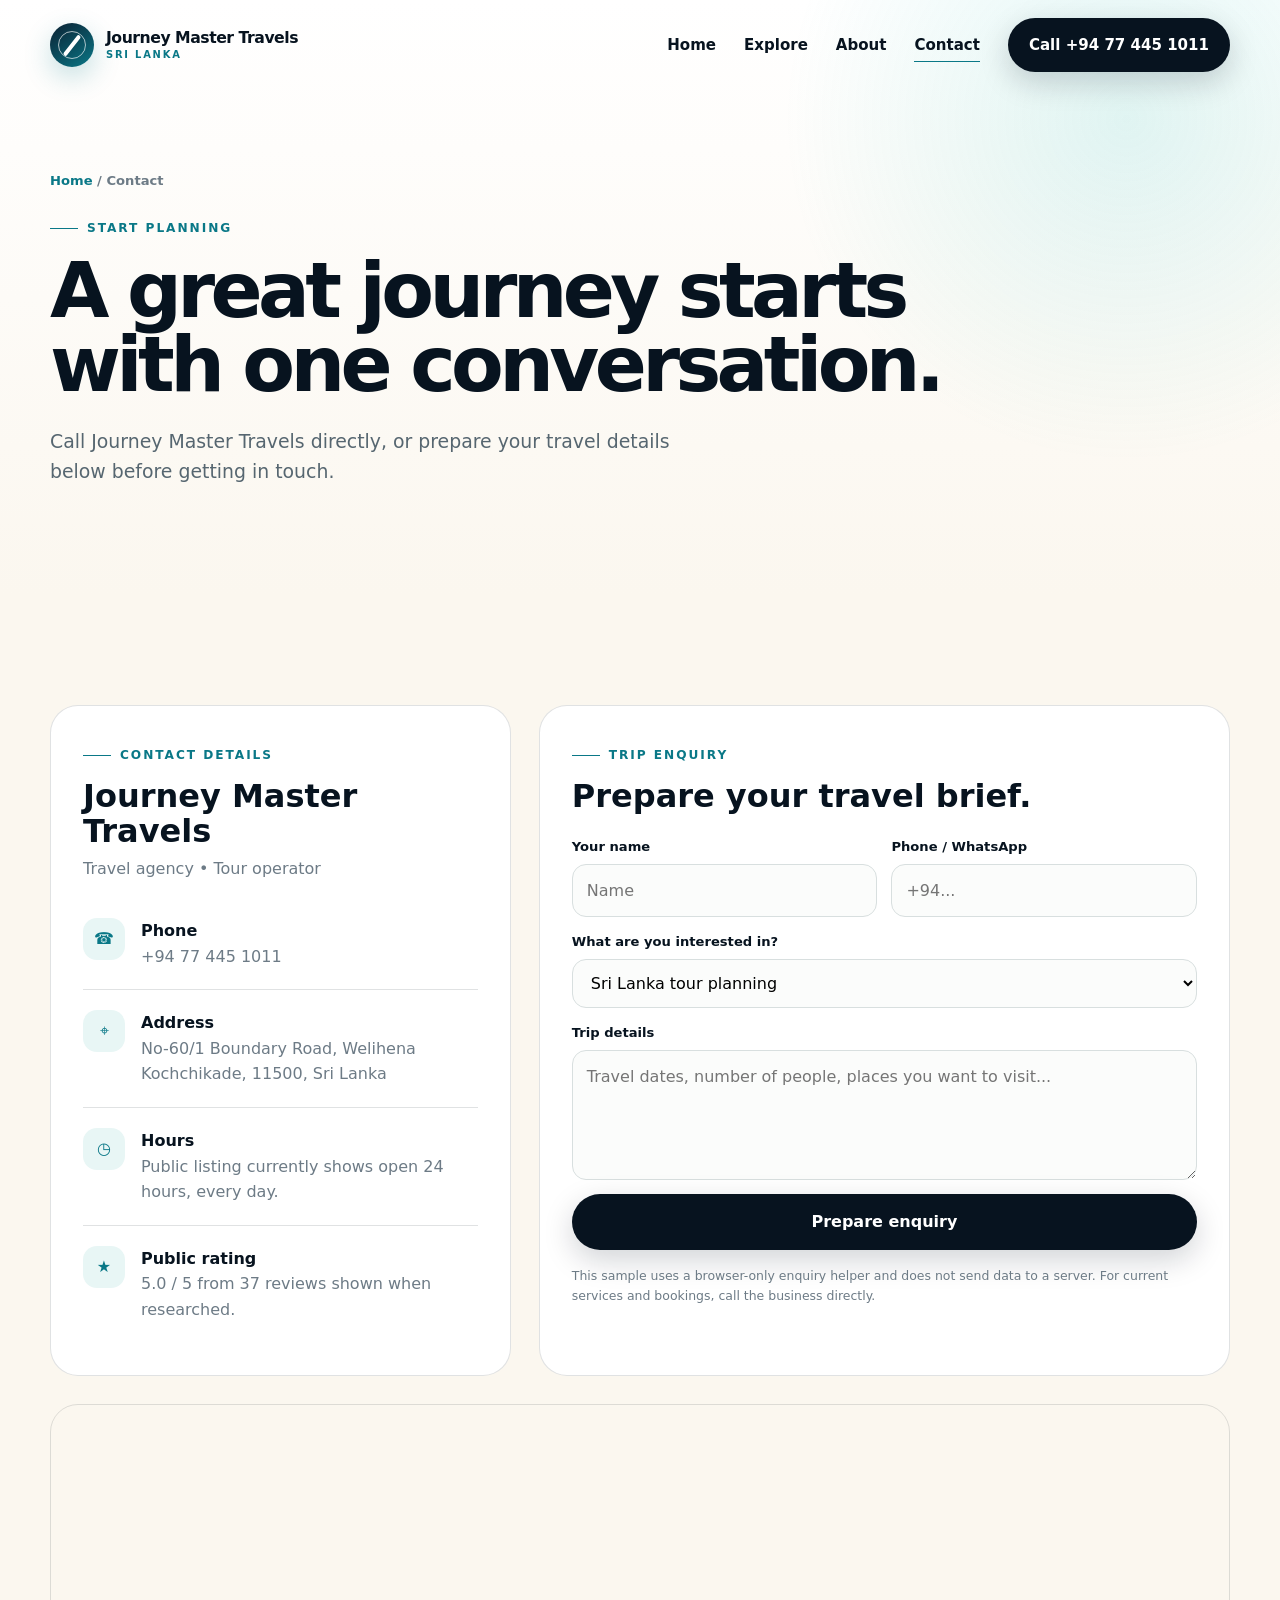
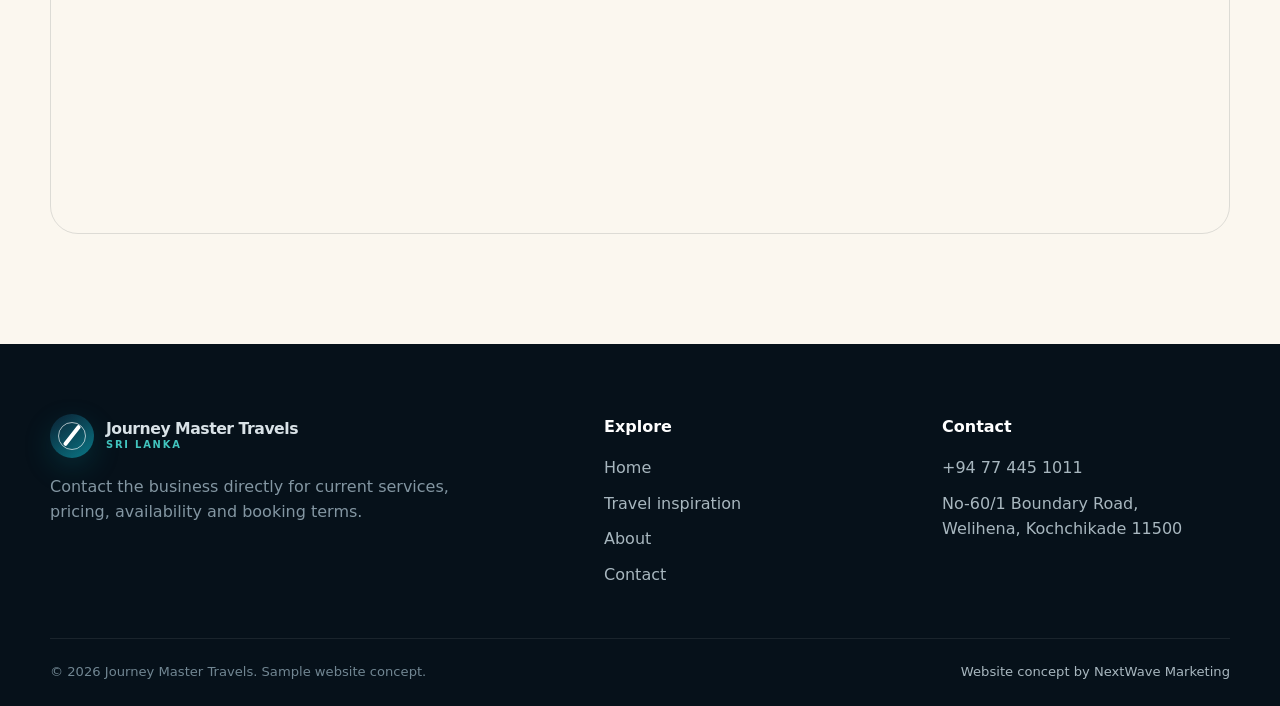
<file: contact.html>
<!doctype html><html lang="en"><head><meta charset="utf-8"><meta name="viewport" content="width=device-width,initial-scale=1"><title>Contact Journey Master Travels | Negombo Area</title><meta name="description" content="Contact Journey Master Travels at No-60/1 Boundary Road, Welihena Kochchikade 11500 or call +94 77 445 1011."><link rel="stylesheet" href="assets/css/style.css"></head><body>
<header class="site-header"><div class="container nav"><a class="brand" href="index.html"><span class="brand-mark"></span><span class="brand-copy"><b>Journey Master Travels</b><span>Sri Lanka</span></span></a><nav class="nav-links"><a href="index.html">Home</a><a href="tours.html">Explore</a><a href="about.html">About</a><a class="active" href="contact.html">Contact</a><a class="btn btn-primary" href="tel:+94774451011">Call +94 77 445 1011</a></nav><button class="menu-btn" aria-label="Menu"><span></span></button></div></header>
<main><section class="page-hero"><div class="container"><div class="crumb"><a href="index.html">Home</a> / Contact</div><div class="eyebrow reveal" style="margin-top:28px">Start planning</div><h1 class="display reveal">A great journey starts with one conversation.</h1><p class="lead reveal">Call Journey Master Travels directly, or prepare your travel details below before getting in touch.</p></div></section>
<section class="section"><div class="container"><div class="contact-grid"><aside class="contact-card reveal"><div class="eyebrow">Contact details</div><h2 style="font-size:2rem;line-height:1.08;margin:14px 0 8px">Journey Master Travels</h2><p style="color:var(--muted);margin-top:0">Travel agency • Tour operator</p><div class="contact-item"><i>☎</i><div><b>Phone</b><a href="tel:+94774451011">+94 77 445 1011</a></div></div><div class="contact-item"><i>⌖</i><div><b>Address</b><span>No-60/1 Boundary Road, Welihena Kochchikade, 11500, Sri Lanka</span></div></div><div class="contact-item"><i>◷</i><div><b>Hours</b><span>Public listing currently shows open 24 hours, every day.</span></div></div><div class="contact-item"><i>★</i><div><b>Public rating</b><span>5.0 / 5 from 37 reviews shown when researched.</span></div></div></aside><section class="form-card reveal"><div class="eyebrow">Trip enquiry</div><h2 style="font-size:2rem;line-height:1.08;margin:14px 0 22px">Prepare your travel brief.</h2><form id="enquiryForm" class="form-grid"><div class="field"><label for="name">Your name</label><input id="name" name="name" required placeholder="Name"></div><div class="field"><label for="phone">Phone / WhatsApp</label><input id="phone" name="phone" required placeholder="+94..."></div><div class="field full"><label for="interest">What are you interested in?</label><select id="interest" name="interest"><option>Sri Lanka tour planning</option><option>Beach & coastal trip</option><option>Hill country</option><option>Cultural route</option><option>General travel enquiry</option></select></div><div class="field full"><label for="message">Trip details</label><textarea id="message" name="message" placeholder="Travel dates, number of people, places you want to visit..."></textarea></div><div class="field full"><button class="btn btn-primary" type="submit">Prepare enquiry</button></div></form><p style="font-size:.78rem;color:var(--muted);margin:16px 0 0">This sample uses a browser-only enquiry helper and does not send data to a server. For current services and bookings, call the business directly.</p></section></div><div class="map-wrap reveal"><iframe loading="lazy" referrerpolicy="no-referrer-when-downgrade" src="https://www.google.com/maps?q=No-60%2F1%20Boundary%20Road%2C%20Welihena%20Kochchikade%2011500%2C%20Sri%20Lanka&output=embed" title="Journey Master Travels location map"></iframe></div></div></section></main>
<footer class="footer"><div class="container"><div class="footer-grid"><div><a class="brand" href="index.html"><span class="brand-mark"></span><span class="brand-copy"><b>Journey Master Travels</b><span>Sri Lanka</span></span></a><p>Contact the business directly for current services, pricing, availability and booking terms.</p></div><div><h4>Explore</h4><div class="footer-links"><a href="index.html">Home</a><a href="tours.html">Travel inspiration</a><a href="about.html">About</a><a href="contact.html">Contact</a></div></div><div><h4>Contact</h4><div class="footer-links"><a href="tel:+94774451011">+94 77 445 1011</a><span>No-60/1 Boundary Road,<br>Welihena, Kochchikade 11500</span></div></div></div><div class="footer-bottom"><span>© <span data-year></span> Journey Master Travels. Sample website concept.</span><a href="https://web.facebook.com/NextWaveMarketingLK" target="_blank" rel="noopener">Website concept by NextWave Marketing</a></div></div></footer><script src="assets/js/main.js"></script></body></html>
</file>
<file: assets/css/style.css>
:root{
  --ink:#07131f;--navy:#0b2032;--navy2:#102e43;--sea:#0a7887;--aqua:#42c5bf;--sand:#f4ead8;--cream:#fbf7ef;--gold:#f5b942;--white:#fff;--muted:#6d7b86;--line:rgba(7,19,31,.12);
  --shadow:0 24px 70px rgba(7,19,31,.14);--radius:26px;--radius-sm:18px;--ease:cubic-bezier(.2,.8,.2,1);
}
*{box-sizing:border-box}html{scroll-behavior:smooth}body{margin:0;font-family:Inter,ui-sans-serif,system-ui,-apple-system,BlinkMacSystemFont,"Segoe UI",sans-serif;color:var(--ink);background:var(--cream);line-height:1.6;overflow-x:hidden}body.menu-open{overflow:hidden}
a{color:inherit;text-decoration:none}img{max-width:100%;display:block}button,input,textarea,select{font:inherit}button{cursor:pointer}.container{width:min(1180px,calc(100% - 40px));margin:auto}.eyebrow{display:inline-flex;align-items:center;gap:9px;font-size:.76rem;letter-spacing:.16em;text-transform:uppercase;font-weight:800;color:var(--sea)}.eyebrow:before{content:"";width:28px;height:1px;background:currentColor}.display{font-size:clamp(2.4rem,5vw,5.5rem);line-height:.96;letter-spacing:-.06em;margin:16px 0 24px}.section-title{font-size:clamp(2rem,4vw,3.7rem);line-height:1.02;letter-spacing:-.045em;margin:14px 0 18px}.lead{font-size:clamp(1rem,1.7vw,1.18rem);color:#566670;max-width:680px}.section{padding:110px 0}.section-tight{padding:80px 0}.btn{display:inline-flex;align-items:center;justify-content:center;gap:10px;padding:14px 20px;border-radius:999px;font-weight:800;transition:.3s var(--ease);border:1px solid transparent}.btn-primary{background:var(--ink);color:#fff;box-shadow:0 10px 30px rgba(7,19,31,.18)}.btn-primary:hover{transform:translateY(-3px);background:var(--sea)}.btn-light{background:#fff;color:var(--ink);border-color:rgba(255,255,255,.2)}.btn-outline{border-color:var(--line);background:rgba(255,255,255,.68);backdrop-filter:blur(12px)}.btn-outline:hover{border-color:var(--ink);transform:translateY(-2px)}.icon{width:20px;height:20px;display:inline-block}
.site-header{position:fixed;inset:0 0 auto;z-index:50;padding:18px 0;transition:.35s var(--ease)}.site-header.scrolled{padding:10px 0;background:rgba(251,247,239,.84);backdrop-filter:blur(18px);border-bottom:1px solid rgba(7,19,31,.08)}.nav{display:flex;align-items:center;justify-content:space-between;gap:24px}.brand{display:flex;align-items:center;gap:12px;font-weight:900;letter-spacing:-.03em}.brand-mark{width:44px;height:44px;border-radius:50%;position:relative;display:grid;place-items:center;background:linear-gradient(145deg,var(--navy),var(--sea));box-shadow:0 10px 28px rgba(10,120,135,.24);color:#fff}.brand-mark:before,.brand-mark:after{content:"";position:absolute;border:1px solid rgba(255,255,255,.65);border-radius:50%}.brand-mark:before{inset:8px}.brand-mark:after{width:4px;height:25px;border-radius:8px;background:#fff;border:0;transform:rotate(38deg)}.brand-copy{line-height:1}.brand-copy b{display:block;font-size:.98rem}.brand-copy span{display:block;margin-top:4px;font-size:.62rem;letter-spacing:.18em;text-transform:uppercase;color:var(--sea)}.nav-links{display:flex;align-items:center;gap:28px;font-weight:700;font-size:.94rem}.nav-links a{position:relative}.nav-links a:not(.btn):after{content:"";position:absolute;left:0;right:100%;bottom:-5px;height:1.5px;background:var(--sea);transition:.25s}.nav-links a:hover:after,.nav-links a.active:after{right:0}.menu-btn{display:none;width:46px;height:46px;border-radius:50%;border:1px solid var(--line);background:#fff;align-items:center;justify-content:center}.menu-btn span,.menu-btn span:before,.menu-btn span:after{width:18px;height:2px;background:var(--ink);display:block;content:"";position:relative}.menu-btn span:before{position:absolute;top:-6px}.menu-btn span:after{position:absolute;top:6px}
.hero{min-height:100vh;display:flex;align-items:center;position:relative;overflow:hidden;padding:140px 0 70px;background:radial-gradient(circle at 15% 10%,rgba(66,197,191,.14),transparent 25%),linear-gradient(180deg,#fff 0%,var(--cream) 72%)}.hero-grid{display:grid;grid-template-columns:1.05fr .95fr;align-items:center;gap:70px}.hero-copy{position:relative;z-index:2}.hero-copy .display span{color:var(--sea);display:block}.hero-actions{display:flex;gap:12px;flex-wrap:wrap;margin-top:34px}.trust-row{display:flex;align-items:center;gap:18px;margin-top:38px;padding-top:24px;border-top:1px solid var(--line);width:max-content;max-width:100%}.rating{display:flex;align-items:center;gap:8px;font-weight:900}.stars{color:#f2a900;letter-spacing:2px}.trust-small{font-size:.82rem;color:var(--muted);line-height:1.35}.hero-visual{height:min(690px,70vw);min-height:520px;position:relative}.hero-photo{position:absolute;inset:0 8% 6% 2%;border-radius:44px;overflow:hidden;box-shadow:var(--shadow);background:url('https://images.pexels.com/photos/31154120/pexels-photo-31154120.jpeg?auto=compress&cs=tinysrgb&w=1600') center/cover}.hero-photo:after{content:"";position:absolute;inset:0;background:linear-gradient(180deg,transparent 42%,rgba(7,19,31,.5) 100%)}.route-card{position:absolute;right:-2%;bottom:0;width:270px;padding:20px;border-radius:24px;background:rgba(255,255,255,.93);backdrop-filter:blur(18px);box-shadow:0 20px 60px rgba(7,19,31,.2);animation:floaty 5s ease-in-out infinite}.route-card-head{display:flex;align-items:center;justify-content:space-between}.route-card h4{font-size:.95rem;margin:0}.route-line{margin:18px 0 8px;position:relative;height:68px}.route-line:before{content:"";position:absolute;left:8px;top:8px;bottom:8px;border-left:1px dashed #9db0b4}.route-point{position:relative;padding-left:28px;margin-bottom:19px;font-size:.78rem;font-weight:800}.route-point:before{content:"";width:9px;height:9px;background:var(--sea);border:4px solid #d9f2f0;position:absolute;left:0;top:2px;border-radius:50%}.mini-badge{position:absolute;left:-4%;top:13%;padding:13px 15px;border-radius:16px;background:var(--navy);color:#fff;box-shadow:0 15px 40px rgba(7,19,31,.24);font-size:.78rem;font-weight:800;transform:rotate(-4deg)}.mini-badge span{color:var(--aqua)}.orbit{position:absolute;width:350px;height:350px;border:1px solid rgba(10,120,135,.2);border-radius:50%;right:-90px;top:-80px;animation:spin 18s linear infinite}.orbit:before,.orbit:after{content:"";position:absolute;width:8px;height:8px;border-radius:50%;background:var(--gold)}.orbit:before{left:50%;top:-4px}.orbit:after{bottom:35px;right:35px;background:var(--aqua)}@keyframes spin{to{transform:rotate(360deg)}}@keyframes floaty{50%{transform:translateY(-11px)}}
.marquee{overflow:hidden;border-top:1px solid var(--line);border-bottom:1px solid var(--line);background:#fff}.marquee-track{display:flex;width:max-content;animation:marquee 22s linear infinite}.marquee-item{padding:20px 36px;font-weight:900;white-space:nowrap;color:#364851;letter-spacing:.02em}.marquee-item:after{content:"✦";color:var(--gold);margin-left:34px}@keyframes marquee{to{transform:translateX(-50%)}}
.grid-3{display:grid;grid-template-columns:repeat(3,1fr);gap:22px}.service-card{background:#fff;border:1px solid rgba(7,19,31,.08);padding:30px;border-radius:var(--radius);position:relative;overflow:hidden;transition:.35s var(--ease);min-height:260px}.service-card:hover{transform:translateY(-8px);box-shadow:var(--shadow);border-color:transparent}.service-num{font-size:.72rem;letter-spacing:.13em;color:var(--sea);font-weight:900}.service-icon{width:48px;height:48px;border-radius:16px;background:#e9f7f6;display:grid;place-items:center;margin:28px 0 24px;color:var(--sea);font-size:1.35rem}.service-card h3{font-size:1.25rem;margin:0 0 10px}.service-card p{margin:0;color:var(--muted)}.service-card:after{content:"";position:absolute;width:150px;height:150px;border-radius:50%;background:radial-gradient(circle,rgba(66,197,191,.18),transparent 67%);right:-60px;bottom:-60px}
.destinations{background:var(--ink);color:#fff;position:relative;overflow:hidden}.destinations .lead{color:#a8b7bf}.dest-grid{display:grid;grid-template-columns:1.2fr .8fr .8fr;grid-template-rows:330px 250px;gap:16px;margin-top:44px}.dest-card{position:relative;border-radius:26px;overflow:hidden;background:#123;isolation:isolate}.dest-card:first-child{grid-row:1/3}.dest-card img{width:100%;height:100%;object-fit:cover;transition:.8s var(--ease)}.dest-card:after{content:"";position:absolute;inset:0;background:linear-gradient(180deg,transparent 48%,rgba(0,0,0,.72));z-index:1}.dest-card:hover img{transform:scale(1.06)}.dest-copy{position:absolute;left:22px;right:22px;bottom:20px;z-index:2}.dest-copy span{font-size:.7rem;text-transform:uppercase;letter-spacing:.13em;color:#d6e7e8}.dest-copy h3{font-size:1.4rem;margin:3px 0 0}.dest-card:first-child .dest-copy h3{font-size:2.1rem}.dest-card:nth-child(2){grid-column:2/4}.dest-card:nth-child(3){grid-column:2}.dest-card:nth-child(4){grid-column:3}
.split{display:grid;grid-template-columns:1fr 1fr;gap:70px;align-items:center}.photo-stack{position:relative;height:590px}.photo-stack .big{position:absolute;inset:0 14% 5% 0;border-radius:34px;overflow:hidden}.photo-stack .big img{width:100%;height:100%;object-fit:cover}.photo-stack .small{position:absolute;width:45%;height:44%;right:0;bottom:0;border:8px solid var(--cream);border-radius:28px;overflow:hidden;box-shadow:var(--shadow)}.photo-stack .small img{width:100%;height:100%;object-fit:cover}.quote-chip{position:absolute;right:-2%;top:11%;background:var(--gold);color:var(--ink);font-weight:900;padding:16px 18px;border-radius:18px;transform:rotate(4deg);box-shadow:0 15px 35px rgba(7,19,31,.15)}.check-list{display:grid;gap:14px;margin:28px 0}.check{display:flex;gap:12px;align-items:flex-start}.check i{flex:0 0 28px;height:28px;border-radius:50%;background:#e4f7f4;display:grid;place-items:center;color:var(--sea);font-style:normal;font-weight:900}.check strong{display:block}.check span{display:block;color:var(--muted);font-size:.91rem;margin-top:2px}
.cta-panel{background:linear-gradient(135deg,var(--navy),#12394d 72%,#0a7887);border-radius:38px;color:#fff;padding:64px;position:relative;overflow:hidden}.cta-panel:before{content:"";position:absolute;width:420px;height:420px;border:1px solid rgba(255,255,255,.13);border-radius:50%;right:-140px;top:-170px}.cta-panel:after{content:"";position:absolute;width:290px;height:290px;border:1px solid rgba(255,255,255,.1);border-radius:50%;right:-50px;top:-60px}.cta-grid{display:grid;grid-template-columns:1fr auto;gap:40px;align-items:center;position:relative;z-index:2}.cta-panel p{color:#c2d0d7;margin:10px 0 0;max-width:650px}.cta-panel .section-title{margin:0}
.page-hero{padding:170px 0 90px;position:relative;overflow:hidden;background:radial-gradient(circle at 88% 20%,rgba(66,197,191,.16),transparent 28%),linear-gradient(180deg,#fff,var(--cream))}.page-hero .display{font-size:clamp(3rem,6vw,5.4rem);max-width:900px}.crumb{font-size:.82rem;color:var(--muted);font-weight:700}.crumb a{color:var(--sea)}.tour-grid{display:grid;grid-template-columns:repeat(3,1fr);gap:22px}.tour-card{background:#fff;border-radius:26px;overflow:hidden;border:1px solid var(--line);transition:.35s var(--ease)}.tour-card:hover{transform:translateY(-7px);box-shadow:var(--shadow)}.tour-card img{height:250px;width:100%;object-fit:cover}.tour-body{padding:24px}.tour-tag{font-size:.7rem;text-transform:uppercase;letter-spacing:.13em;color:var(--sea);font-weight:900}.tour-body h3{font-size:1.35rem;margin:8px 0}.tour-body p{color:var(--muted);margin:0 0 18px}.text-link{font-weight:900;display:inline-flex;gap:8px;align-items:center;color:var(--sea)}
.contact-grid{display:grid;grid-template-columns:.8fr 1.2fr;gap:28px}.contact-card,.form-card{background:#fff;border:1px solid var(--line);border-radius:28px;padding:32px}.contact-item{display:flex;gap:16px;padding:20px 0;border-bottom:1px solid var(--line)}.contact-item:last-child{border:0}.contact-item i{width:42px;height:42px;border-radius:14px;background:#e8f6f5;color:var(--sea);display:grid;place-items:center;font-style:normal;flex:0 0 auto}.contact-item b{display:block}.contact-item span,.contact-item a{color:var(--muted)}.form-grid{display:grid;grid-template-columns:1fr 1fr;gap:14px}.field{display:grid;gap:7px}.field.full{grid-column:1/-1}.field label{font-size:.82rem;font-weight:800}.field input,.field textarea,.field select{border:1px solid #d8dfdf;background:#fbfcfb;border-radius:14px;padding:13px 14px;outline:none;transition:.2s}.field input:focus,.field textarea:focus,.field select:focus{border-color:var(--sea);box-shadow:0 0 0 4px rgba(10,120,135,.08)}.field textarea{min-height:130px;resize:vertical}.map-wrap{border-radius:28px;overflow:hidden;height:430px;border:1px solid var(--line);margin-top:28px}.map-wrap iframe{width:100%;height:100%;border:0}
.footer{background:#06111a;color:#d9e2e7;padding:70px 0 24px}.footer-grid{display:grid;grid-template-columns:1.4fr .8fr .8fr;gap:50px}.footer .brand-copy span{color:var(--aqua)}.footer p{color:#8396a2;max-width:430px}.footer h4{color:#fff;margin:0 0 16px}.footer-links{display:grid;gap:10px;color:#a8b7bf}.footer-bottom{margin-top:50px;padding-top:22px;border-top:1px solid rgba(255,255,255,.08);display:flex;justify-content:space-between;gap:20px;color:#718692;font-size:.82rem}.footer-bottom a{color:#a8b7bf}.reveal{opacity:0;transform:translateY(30px);transition:.8s var(--ease)}.reveal.show{opacity:1;transform:none}
@media(max-width:980px){.nav-links{position:fixed;inset:0;background:rgba(251,247,239,.98);display:flex;flex-direction:column;justify-content:center;font-size:1.45rem;transform:translateY(-110%);transition:.4s var(--ease)}.nav-links.open{transform:none}.nav-links .btn{font-size:1rem}.menu-btn{display:flex;position:relative;z-index:52}.hero-grid,.split,.contact-grid{grid-template-columns:1fr}.hero{padding-top:130px}.hero-copy{padding-bottom:20px}.hero-visual{height:620px}.grid-3,.tour-grid{grid-template-columns:1fr 1fr}.dest-grid{grid-template-columns:1fr 1fr;grid-template-rows:400px 250px 250px}.dest-card:first-child{grid-column:1/3;grid-row:auto}.dest-card:nth-child(2){grid-column:1/3}.dest-card:nth-child(3){grid-column:1}.dest-card:nth-child(4){grid-column:2}.cta-grid{grid-template-columns:1fr}.cta-grid .btn{width:max-content}.footer-grid{grid-template-columns:1fr 1fr}.footer-grid>div:first-child{grid-column:1/-1}}
@media(max-width:640px){.container{width:min(100% - 28px,1180px)}.section{padding:78px 0}.section-tight{padding:60px 0}.site-header{padding:12px 0}.brand-mark{width:40px;height:40px}.brand-copy b{font-size:.88rem}.hero{min-height:auto;padding:115px 0 55px}.hero-grid{gap:36px}.display{font-size:clamp(2.75rem,15vw,4rem)}.hero-visual{height:500px;min-height:0}.hero-photo{inset:0 2% 9% 0;border-radius:30px}.route-card{right:-2%;width:235px;padding:16px}.mini-badge{left:-1%;top:9%;font-size:.7rem}.trust-row{align-items:flex-start}.grid-3,.tour-grid{grid-template-columns:1fr}.dest-grid{display:grid;grid-template-columns:1fr;grid-template-rows:repeat(4,300px)}.dest-card:first-child,.dest-card:nth-child(2),.dest-card:nth-child(3),.dest-card:nth-child(4){grid-column:1;grid-row:auto}.photo-stack{height:490px}.photo-stack .big{inset:0 7% 7% 0}.photo-stack .small{width:50%;height:38%;border-width:6px}.quote-chip{font-size:.78rem;right:0}.cta-panel{padding:38px 25px;border-radius:28px}.form-grid{grid-template-columns:1fr}.field.full{grid-column:auto}.contact-card,.form-card{padding:24px}.footer-grid{grid-template-columns:1fr}.footer-grid>div:first-child{grid-column:auto}.footer-bottom{flex-direction:column}.page-hero{padding:140px 0 70px}}
</file>
